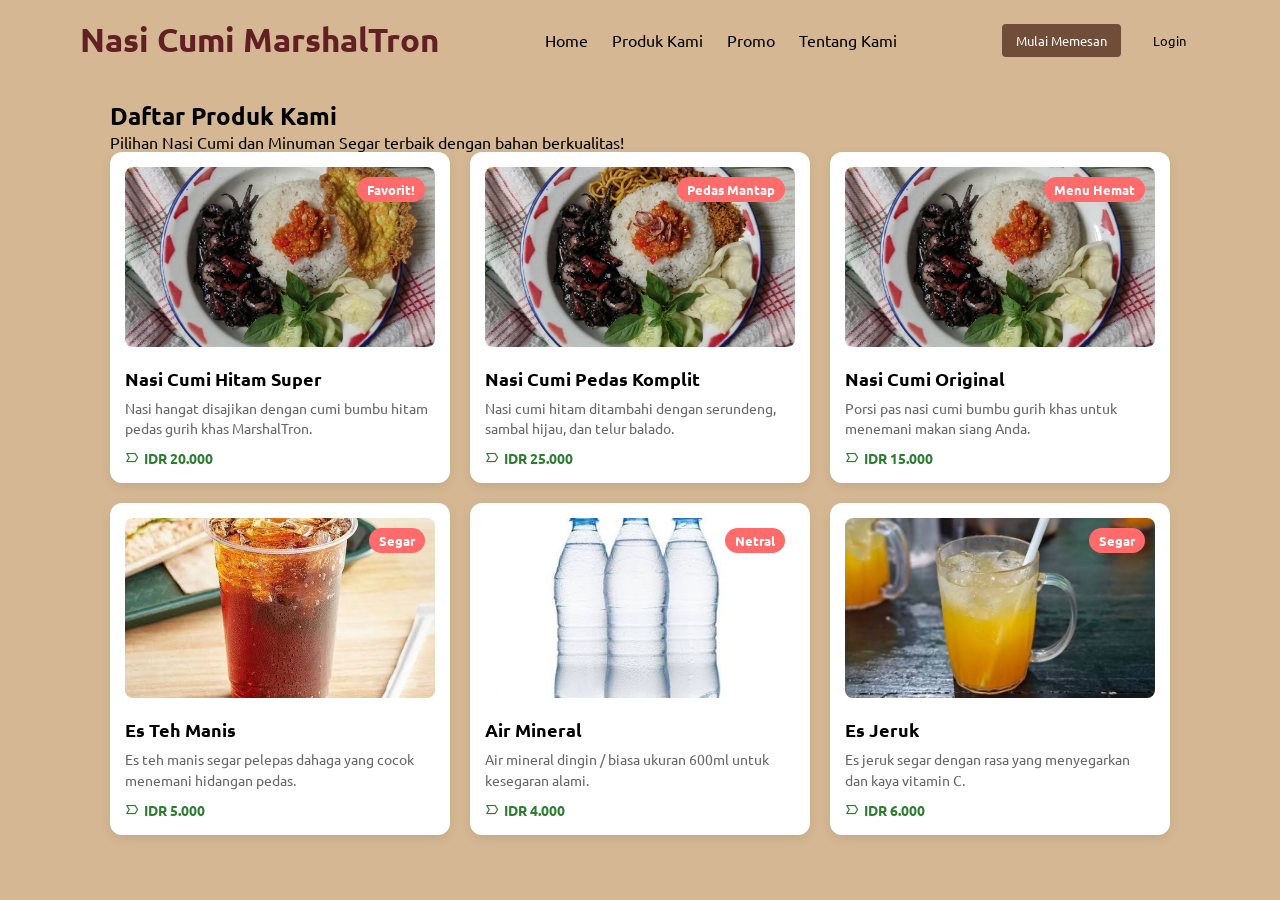
<file: produk-kami.html>
<!-- produk.html -->
<!DOCTYPE html>
<html lang="id">
<head>
  <meta charset="UTF-8">
  <meta name="viewport" content="width=device-width, initial-scale=1.0">
  <title>Produk Kami - Nasi Cumi MarshalTron</title>
  <link rel="stylesheet" href="./style.css">
  <link rel="stylesheet" href="./produk-kami.css">
  <link href='https://unpkg.com/boxicons@2.1.4/css/boxicons.min.css' rel='stylesheet'>
</head>

<body>
  <nav>
    <a href="index.html" class="logo">Nasi Cumi MarshalTron</a>
    <div class="links">
      <a href="index.html">Home</a>
      <a href="produk-kami.html">Produk Kami</a>
      <a href="promo.html">Promo</a>
      <a href="tentang-kami.html">Tentang Kami</a>
    </div>
    <div class="login">
      <button class="signup">Mulai Memesan</button>
      <button>Login</button>
    </div>
  </nav>

  <main class="promo-container">
    <section class="promo-hero">
      <h1>Daftar <span>Produk Kami</span></h1> 
      <p>Pilihan Nasi Cumi dan Minuman Segar terbaik dengan bahan berkualitas!</p>
    </section>

    <section class="promo-grid">
      
      <!-- Produk 1 -->
      <div class="promo-card">
        <img src="image/cumi-hitam.jpg" alt="Nasi Cumi Hitam Super">
        <span class="badge">Favorit!</span>
        <h3>Nasi Cumi Hitam Super</h3>
        <p>Nasi hangat disajikan dengan cumi bumbu hitam pedas gurih khas MarshalTron.</p>
        <p class="periode"><i class='bx bx-tag-alt'></i> IDR 20.000</p>
      </div>

      <!-- Produk 2 -->
      <div class="promo-card">
        <img src="image/cumi-komplit.jpg" alt="Nasi Cumi Pedas Komplit">
        <span class="badge">Pedas Mantap</span>
        <h3>Nasi Cumi Pedas Komplit</h3>
        <p>Nasi cumi hitam ditambahi dengan serundeng, sambal hijau, dan telur balado.</p>
        <p class="periode"><i class='bx bx-tag-alt'></i> IDR 25.000</p>
      </div>

      <!-- Produk 3 -->
      <div class="promo-card">
        <img src="image/cumi-original.jpg" alt="Nasi Cumi Original">
        <span class="badge">Menu Hemat</span>
        <h3>Nasi Cumi Original</h3>
        <p>Porsi pas nasi cumi bumbu gurih khas untuk menemani makan siang Anda.</p>
        <p class="periode"><i class='bx bx-tag-alt'></i> IDR 15.000</p>
      </div>

      <!-- Produk 4 -->
      <div class="promo-card">
        <img src="image/es-teh.jpg" alt="Es Teh Manis">
        <span class="badge">Segar</span>
        <h3>Es Teh Manis</h3>
        <p>Es teh manis segar pelepas dahaga yang cocok menemani hidangan pedas.</p>
        <p class="periode"><i class='bx bx-tag-alt'></i> IDR 5.000</p>
      </div>

      <!-- Produk 5 -->
      <div class="promo-card">
        <img src="image/air.jpg" alt="Air Mineral">
        <span class="badge">Netral</span>
        <h3>Air Mineral</h3>
        <p>Air mineral dingin / biasa ukuran 600ml untuk kesegaran alami.</p>
        <p class="periode"><i class='bx bx-tag-alt'></i> IDR 4.000</p>
      </div>

      <!-- Produk 6 -->
      <div class="promo-card">
        <img src="image/es-jeruk.jpg" alt="Es Jeruk">
        <span class="badge">Segar</span>
        <h3>Es Jeruk</h3>
        <p>Es jeruk segar dengan rasa yang menyegarkan dan kaya vitamin C.</p>
        <p class="periode"><i class='bx bx-tag-alt'></i> IDR 6.000</p>
      </div>

    </section>
  </main>
</body>
</html>
</file>
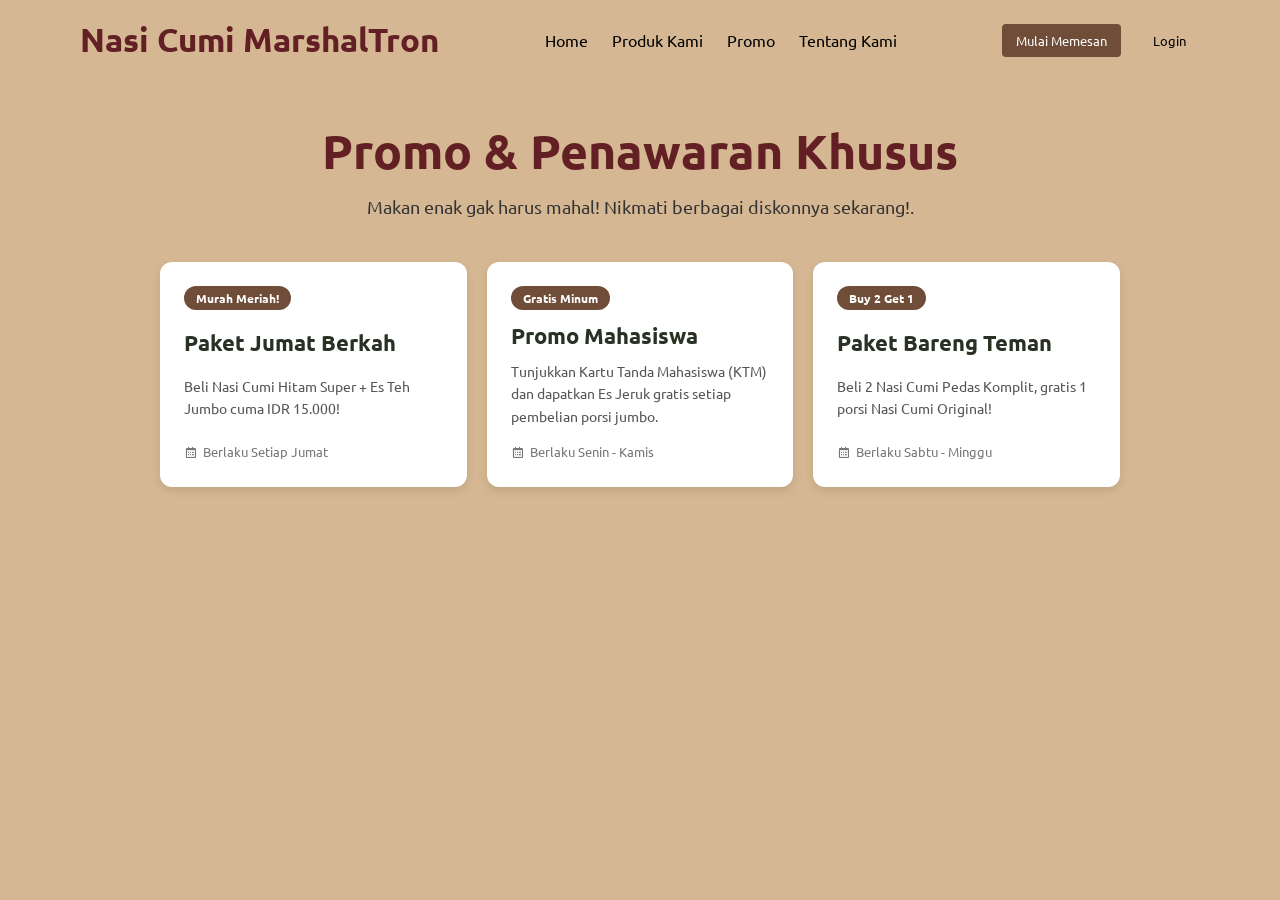
<file: promo.html>
<!-- promo.html -->
<!DOCTYPE html>
<html lang="id">
<head>
  <meta charset="UTF-8">
  <meta name="viewport" content="width=device-width, initial-scale=1.0">
  <title>Promo & Penawaran Khusus - Nasi Cumi MarshalTron</title>
  <link rel="stylesheet" href="./style.css">
  <link rel="stylesheet" href="./promo.css">
  <link href='https://unpkg.com/boxicons@2.1.4/css/boxicons.min.css' rel='stylesheet'>
</head>

<body>
  <nav>
    <a href="index.html" class="logo">Nasi Cumi MarshalTron</a>
    <div class="links">
      <a href="index.html">Home</a>
      <a href="produk-kami.html">Produk Kami</a>
      <a href="promo.html">Promo</a>
      <a href="tentang-kami.html">Tentang Kami</a>
    </div>
    <div class="login">
      <button class="signup">Mulai Memesan</button>
      <button>Login</button>
    </div>
  </nav>

  <main class="promo-container">
    <section class="promo-hero">
      <h1>Promo & <span>Penawaran Khusus</span></h1> 
      <p>Makan enak gak harus mahal! Nikmati berbagai diskonnya sekarang!.</p>
    </section>

    <section class="promo-grid">
      <div class="promo-card">
        <span class="badge">Murah Meriah!</span>
        <h3>Paket Jumat Berkah</h3>
        <p>Beli Nasi Cumi Hitam Super + Es Teh Jumbo cuma IDR 15.000!</p>
        <p class="periode"><i class='bx bx-calendar'></i> Berlaku Setiap Jumat</p>
      </div>

      <div class="promo-card">
        <span class="badge">Gratis Minum</span>
        <h3>Promo Mahasiswa</h3>
        <p>Tunjukkan Kartu Tanda Mahasiswa (KTM) dan dapatkan Es Jeruk gratis setiap pembelian porsi jumbo.</p>
        <p class="periode"><i class='bx bx-calendar'></i> Berlaku Senin - Kamis</p>
      </div>

      <div class="promo-card">
        <span class="badge">Buy 2 Get 1</span>
        <h3>Paket Bareng Teman</h3>
        <p>Beli 2 Nasi Cumi Pedas Komplit, gratis 1 porsi Nasi Cumi Original!</p>
        <p class="periode"><i class='bx bx-calendar'></i> Berlaku Sabtu - Minggu</p>
      </div>
    </section>
  </main>
</body>
</html>
</file>
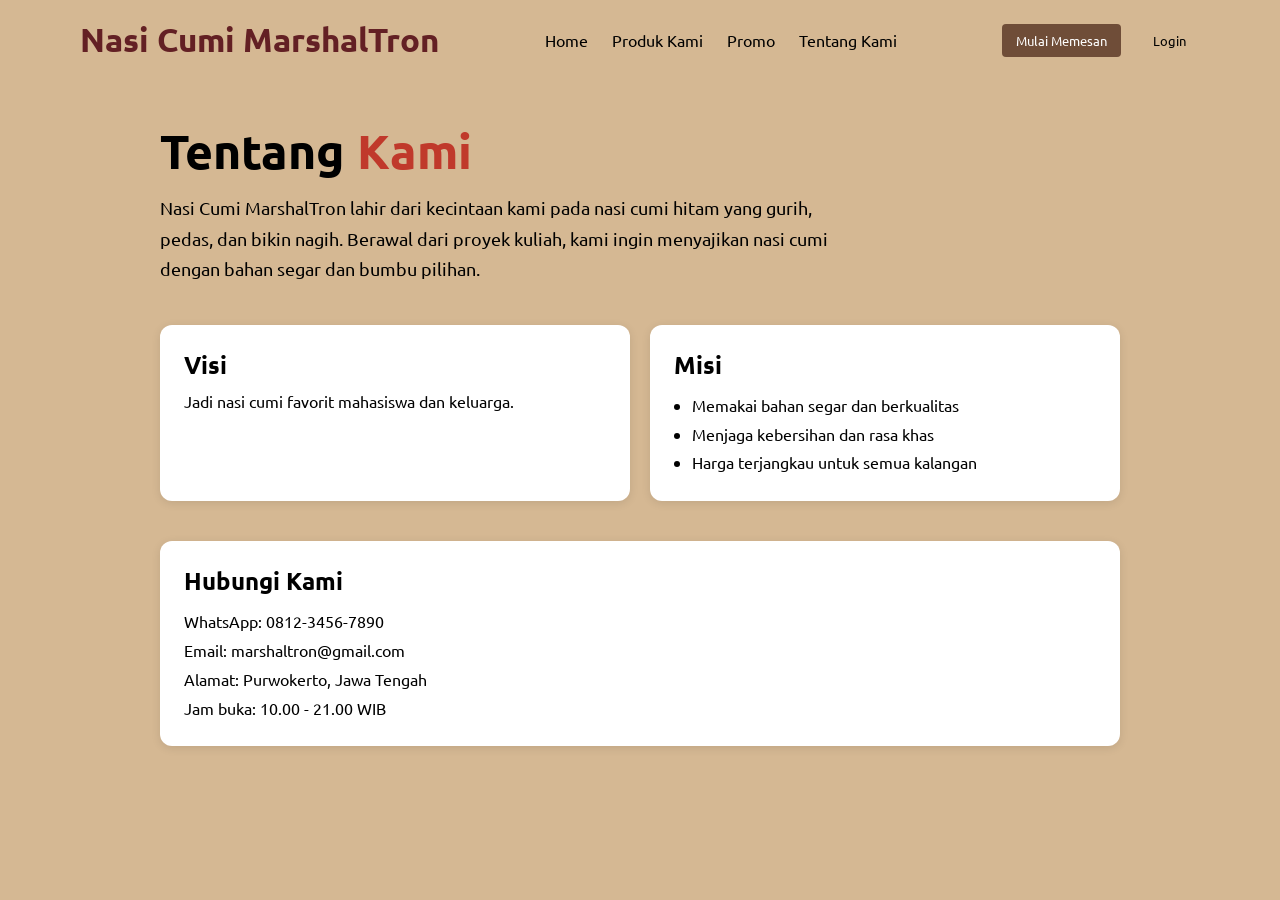
<file: tentang-kami.html>
<!DOCTYPE html>
<html lang="id">
<head>
  <meta charset="UTF-8">
  <meta name="viewport" content="width=device-width, initial-scale=1.0">
  <link rel="stylesheet" href="./style.css">
  <link rel="stylesheet" href="./tentang-kami.css">
  <title>Tentang Kami - Nasi Cumi MarshalTron</title>
</head>

<body>
  <nav>
    <a href="index.html" class="logo">Nasi Cumi MarshalTron</a>
    <div class="links">
      <a href="index.html">Home</a>
      <a href="produk-kami.html">Produk Kami</a>
      <a href="promo.html">Promo</a>
      <a href="tentang-kami.html">Tentang Kami</a>
    </div>
    <div class="login">
      <button class="signup">Mulai Memesan</button>
      <button>Login</button>
    </div>
  </nav>

  <main class="tk">
    <section class="tk-hero">
      <h1>Tentang <span>Kami</span></h1>
      <p>Nasi Cumi MarshalTron lahir dari kecintaan kami pada nasi cumi hitam yang gurih, pedas, dan bikin nagih. Berawal dari proyek kuliah, kami ingin menyajikan nasi cumi dengan bahan segar dan bumbu pilihan.</p>
    </section>

    <section class="tk-grid">
      <div class="tk-card">
        <h2>Visi</h2>
        <p>Jadi nasi cumi favorit mahasiswa dan keluarga.</p>
      </div>
      <div class="tk-card">
        <h2>Misi</h2>
        <ul>
          <li>Memakai bahan segar dan berkualitas</li>
          <li>Menjaga kebersihan dan rasa khas</li>
          <li>Harga terjangkau untuk semua kalangan</li>
        </ul>
      </div>
    </section>

    <section class="tk-kontak">
      <h2>Hubungi Kami</h2>
      <p>WhatsApp: 0812-3456-7890</p>
      <p>Email: marshaltron@gmail.com</p>
      <p>Alamat: Purwokerto, Jawa Tengah</p>
      <p>Jam buka: 10.00 - 21.00 WIB</p>
    </section>
  </main>
</body>
</html>
</file>
<file: style.css>
@import url('https://fonts.googleapis.com/css2?family=Montserrat:ital,wght@0,100..900;1,100..900&family=Ubuntu:wght@300;400;500;700&display=swap');

*{
    margin: 0;
    padding: 0;
    box-sizing: border-box;
    font-family: 'Ubuntu', sans-serif;
}

a{
    text-decoration: none;
    color: #000;
}

img{
    object-fit: cover;
}

body{
    background-color: #d5b893;
}

nav{
    padding: 0 80px;
    display: flex;
    align-items: center;
    justify-content: space-between;
    height: 80px;
}

nav a.logo{
    font-size: 33px;
    color: #632024;
    font-weight: 600;
}

nav .links a:not(:last-child){
    margin-right: 20px;
}

nav .login button{
    padding: 8px 14px;
    border: none;
    cursor: pointer;
    background-color: transparent;
}

nav .login button.signup{
    background-color: #6f4d38;
    color: #fff;
    border-radius: 4px;
    margin-right: 14px;
}

header{
    padding: 0 80px;
    height: calc(100vh - 80px);
    display: flex;
    align-items: center;
    justify-content: space-between;
}

header .left{
    width: 700px;
}

header .left h1{
    font-size: 80px;
}

header .left h1 span{
    color: #283123;
}

header .left p{
    margin: 40px 0;
    color: #777;
}

header .left a{
    display: flex;
    align-items: center;
    background: #000;
    width: 200px;
    padding: 8px;
    border-radius: 60px;
}

header .left a i{
    background-color: #fff;
    font-size: 24px;
    border-radius: 50%;
    padding: 8px;
}

header .left a span{
    color: #fff;
    margin-left: 10px;
}

header img{
    width: 600px;
}
</file>
<file: produk-kami.css>
@import url('https://fonts.googleapis.com/css2?family=Montserrat:ital,wght@0,100..900;1,100..900&family=Ubuntu:wght@300;400;500;700&display=swap');

*{
    margin: 0;
    padding: 0;
    box-sizing: border-box;
    font-family: 'Ubuntu', sans-serif;
}

a{
    text-decoration: none;
    color: #000;
}

img{
    object-fit: cover;
}

body{
    background-color: #d5b893;
}

nav{
    padding: 0 80px;
    display: flex;
    align-items: center;
    justify-content: space-between;
    height: 80px;
}

nav a.logo{
    font-size: 33px;
    color: #632024;
    font-weight: 600;
}

nav .links a:not(:last-child){
    margin-right: 20px;
}

nav .login button{
    padding: 8px 14px;
    border: none;
    cursor: pointer;
    background-color: transparent;
}

nav .login button.signup{
    background-color: #6f4d38;
    color: #fff;
    border-radius: 4px;
    margin-right: 14px;
}

header{
    padding: 0 80px;
    height: calc(100vh - 80px);
    display: flex;
    align-items: center;
    justify-content: space-between;
}

header .left{
    width: 700px;
}

header .left h1{
    font-size: 80px;
}

header .left h1 span{
    color: #283123;
}

header .left p{
    margin: 40px 0;
    color: #777;
}

header .left a{
    display: flex;
    align-items: center;
    background: #000;
    width: 200px;
    padding: 8px;
    border-radius: 60px;
}

header .left a i{
    background-color: #fff;
    font-size: 24px;
    border-radius: 50%;
    padding: 8px;
}

header .left a span{
    color: #fff;
    margin-left: 10px;
}

header img{
    width: 600px;
}

.promo-container {
  max-width: 1100px;
  margin: 0 auto;
  padding: 20px;
}

.section-title {
  font-size: 1.5rem;
  color: #333;
  margin: 30px 0 15px 0;
  padding-bottom: 8px;
  border-bottom: 3px solid #ff6b6b;
  display: flex;
  align-items: center;
  gap: 10px;
}

.promo-grid {
  display: grid;
  grid-template-columns: repeat(auto-fill, minmax(260px, 1fr));
  gap: 20px;
}

.promo-card {
  background: #fff;
  border-radius: 12px;
  padding: 15px;
  box-shadow: 0 4px 12px rgba(0, 0, 0, 0.08);
  display: flex;
  flex-direction: column;
  justify-content: space-between;
  position: relative;
}

.promo-card img {
  width: 100%;
  height: 180px; 
  object-fit: cover; 
  border-radius: 8px;
  margin-bottom: 12px;
}

.promo-card .badge {
  position: absolute;
  top: 25px;
  right: 25px;
  background-color: #ff6b6b;
  color: #fff;
  padding: 4px 10px;
  font-size: 0.8rem;
  border-radius: 20px;
  font-weight: bold;
}

.promo-card h3 {
  margin: 8px 0;
  font-size: 1.1rem;
}

.promo-card p {
  font-size: 0.9rem;
  color: #666;
  line-height: 1.4;
}

.promo-card .periode {
  font-weight: bold;
  color: #2e7d32;
  margin-top: 10px;
  display: flex;
  align-items: center;
  gap: 5px;
}
</file>
<file: promo.css>
/* promo.css */
.promo-container {
    max-width: 1000px;
    margin: 40px auto;
    padding: 0 20px;
    color: #632024;
}

.promo-hero {
    text-align: center;
    margin-bottom: 40px;
}

.promo-hero h1 {
    font-size: 48px;
    margin-bottom: 12px;
}

.promo-hero h1 span {
    color: #632024;
}

.promo-hero p {
    font-size: 18px;
    line-height: 1.6;
    color: #333;
    max-width: 650px;
    margin: 0 auto;
}

.promo-grid {
    display: grid;
    grid-template-columns: repeat(auto-fit, minmax(280px, 1fr));
    gap: 20px;
    margin-bottom: 50px;
}

.promo-card {
    background: #fff;
    padding: 24px;
    border-radius: 12px;
    box-shadow: 0 4px 10px rgba(0, 0, 0, 0.1);
    display: flex;
    flex-direction: column;
    justify-content: space-between;
}

.promo-card .badge {
    align-self: flex-start;
    background-color: #6f4d38;
    color: #fff;
    padding: 4px 12px;
    font-size: 12px;
    border-radius: 20px;
    font-weight: 600;
    margin-bottom: 12px;
}

.promo-card h3 {
    font-size: 22px;
    color: #283123;
    margin-bottom: 10px;
}

.promo-card p {
    font-size: 14px;
    line-height: 1.6;
    color: #555;
    margin-bottom: 15px;
}

.promo-card .periode {
    font-size: 13px;
    color: #777;
    display: flex;
    align-items: center;
    gap: 6px;
    margin-bottom: 0;
}
</file>
<file: tentang-kami.css>
.tk { max-width: 1000px; margin: 40px auto; padding: 0 20px; color: #000; }
.tk-hero h1 { font-size: 48px; margin-bottom: 12px; }
.tk-hero h1 span { color: #c0392b; }
.tk-hero p { font-size: 18px; line-height: 1.7; max-width: 700px; }
.tk-grid { display: flex; gap: 20px; margin: 40px 0; flex-wrap: wrap; }
.tk-card { flex: 1; min-width: 260px; padding: 24px; border-radius: 12px; background: #fff; box-shadow: 0 2px 10px rgba(0,0,0,.1); }
.tk-card h2 { margin-bottom: 10px; }
.tk-card li { margin-left: 18px; line-height: 1.8; }
.tk-kontak { padding: 24px; border-radius: 12px; background: #fff; box-shadow: 0 2px 10px rgba(0,0,0,.1); }
.tk-kontak h2 { margin-bottom: 10px; }
.tk-kontak p { line-height: 1.8; }
</file>
